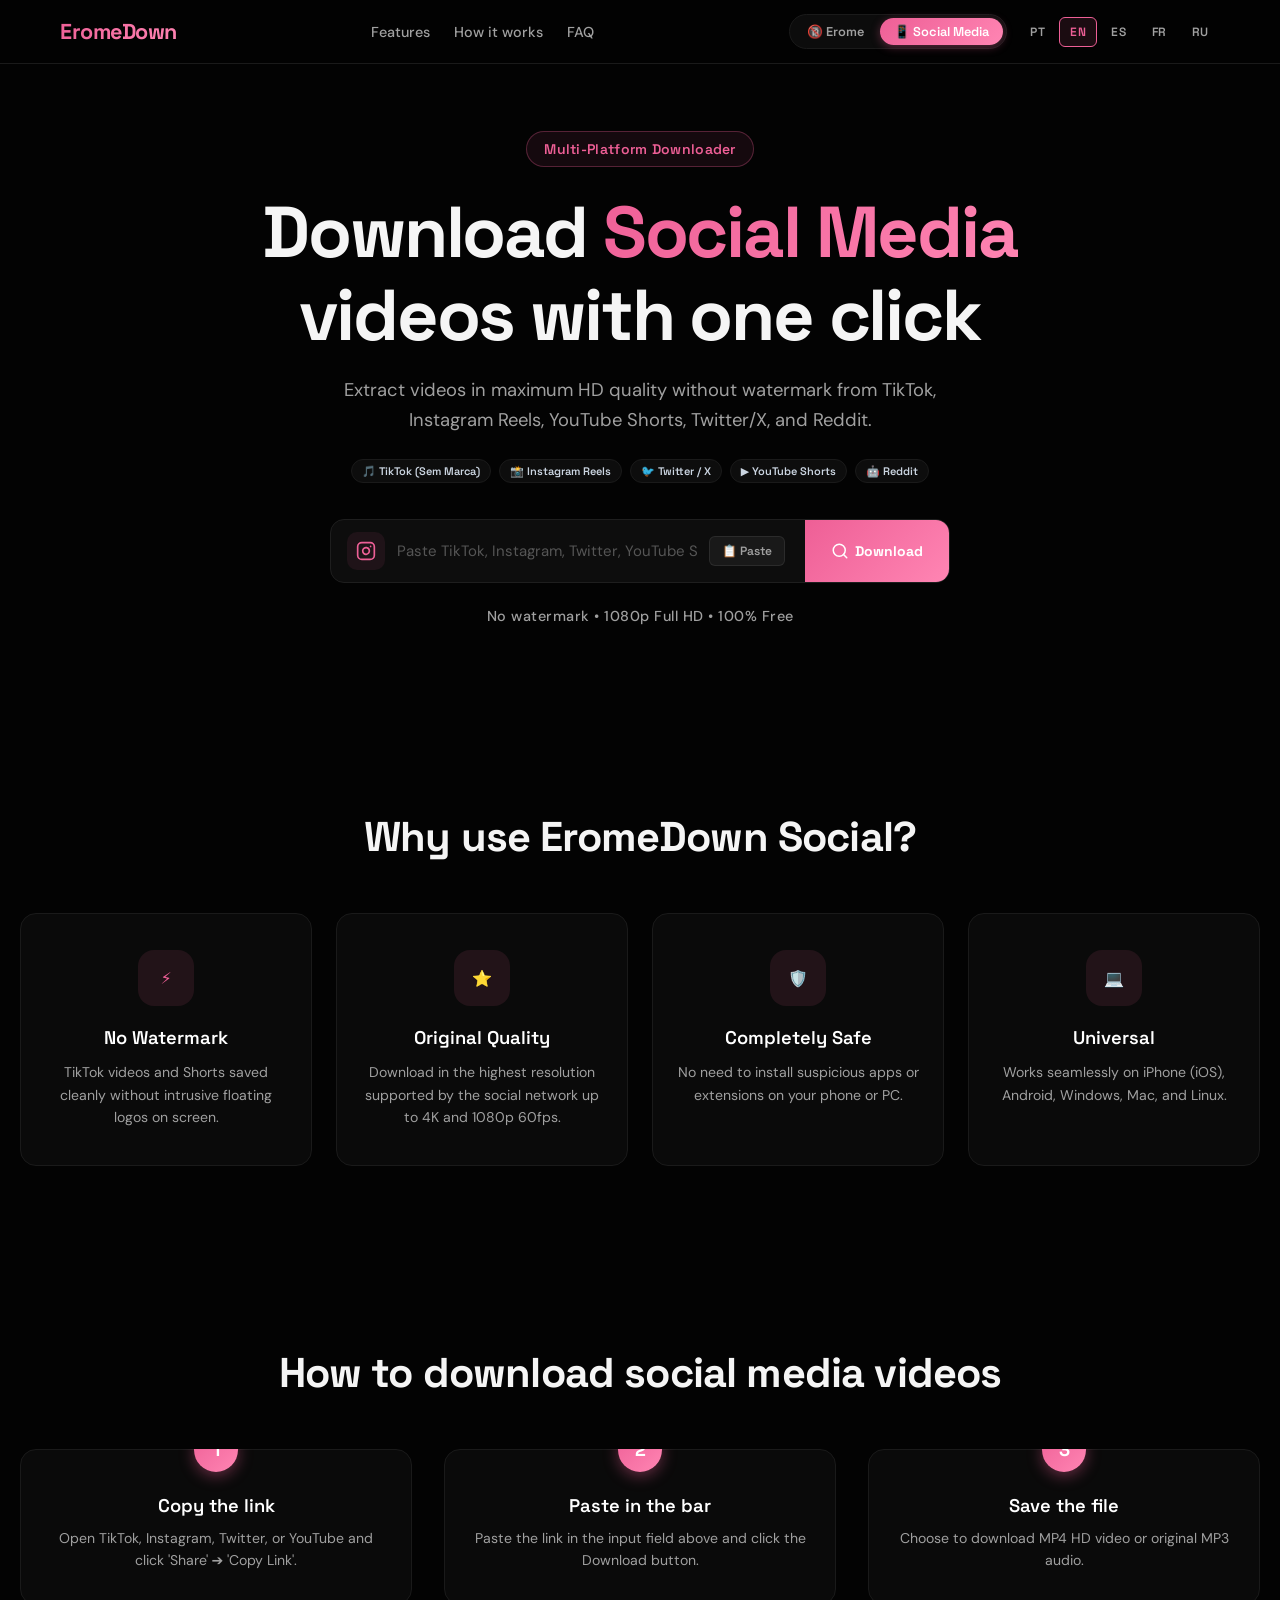
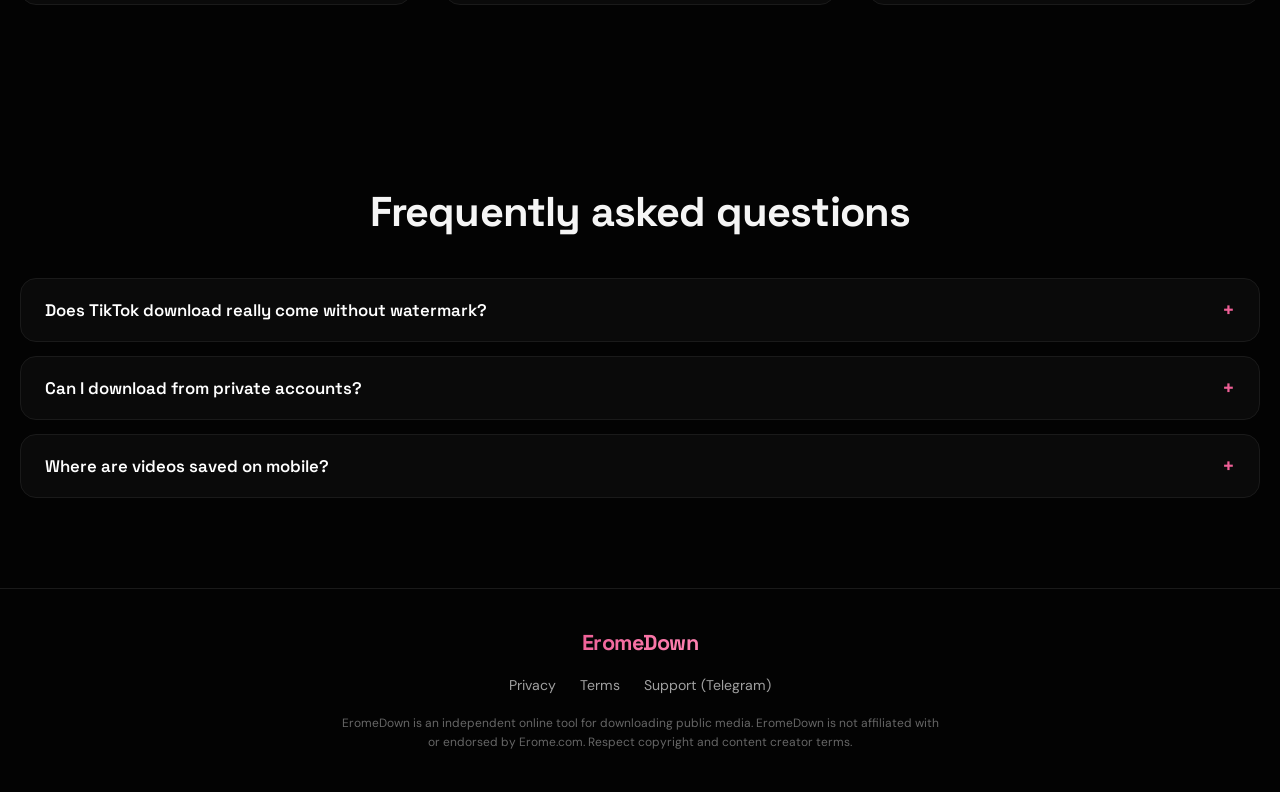
<file: templates/social.html>
<!DOCTYPE html>
<html lang="pt-BR" class="scroll-smooth">
<head>
    <meta charset="UTF-8">
    <meta name="viewport" content="width=device-width, initial-scale=1.0">
    <title>EromeDown — Social Media Video Downloader | Free Online Tool</title>
    <meta name="description" content="Download TikTok, Instagram Reels, YouTube Shorts, Twitter/X and Reddit videos without watermark in high quality.">
    <link rel="stylesheet" href="/static/style.css">
    <link rel="preconnect" href="https://fonts.googleapis.com">
    <link rel="preconnect" href="https://fonts.gstatic.com" crossorigin>
    <script src="/static/i18n.js"></script>
</head>
<body>

    <!-- Header Glass Fixo com Seletor de Idiomas no Topo -->
    <header class="app-header glass">
        <div class="app-header-inner">
            <a href="/" class="brand-logo">
                <span class="gradient-text">EromeDown</span>
            </a>

            <nav class="nav-links">
                <a href="#features" class="nav-link" data-i18n="nav_features">Recursos</a>
                <a href="#how" class="nav-link" data-i18n="nav_how">Como funciona</a>
                <a href="#faq" class="nav-link" data-i18n="nav_faq">FAQ</a>
            </nav>

            <div class="header-actions">
                <div class="mode-switcher">
                    <a href="/" class="mode-btn" data-i18n="mode_erome">
                        <span>🔞</span> Erome
                    </a>
                    <a href="/social" class="mode-btn active" data-i18n="mode_social">
                        <span>📱</span> Redes Sociais
                    </a>
                </div>

                <!-- Seletor Manual de 5 Idiomas: PT, EN, ES, FR, RU -->
                <div style="display: flex; gap: 3px;" class="lang-selector-group">
                    <button class="lang-btn" data-lang="pt">PT</button>
                    <button class="lang-btn" data-lang="en">EN</button>
                    <button class="lang-btn" data-lang="es">ES</button>
                    <button class="lang-btn" data-lang="fr">FR</button>
                    <button class="lang-btn" data-lang="ru">RU</button>
                </div>
            </div>
        </div>
    </header>

    <main>
        <!-- HERO SECTION REDES SOCIAIS -->
        <section class="hero-section">
            <div>
                <span class="trust-badge" data-i18n="social_trust_badge">Multi-Platform Downloader</span>
            </div>

            <h1 class="hero-title">
                <span data-i18n="social_hero_title_prefix">Download</span> <span class="gradient-text" data-i18n="social_hero_title_highlight">Social Media</span> <span data-i18n="social_hero_title_suffix">videos with one click</span>
            </h1>

            <p class="hero-subtitle" data-i18n="social_hero_subtitle">
                Extraia vídeos em qualidade máxima HD e sem marca d'água do TikTok, Instagram Reels, YouTube Shorts, Twitter/X e Reddit.
            </p>

            <!-- Badges das Plataformas Suportadas -->
            <div style="display: flex; flex-wrap: wrap; justify-content: center; gap: 8px; margin: 24px auto 0 auto; max-width: 650px;">
                <span style="background: rgba(255,255,255,0.04); border: 1px solid var(--card-border); color: #cbd5e1; font-size: 11px; font-weight: 600; padding: 4px 10px; border-radius: 20px; font-family: var(--font-heading);">🎵 TikTok (Sem Marca)</span>
                <span style="background: rgba(255,255,255,0.04); border: 1px solid var(--card-border); color: #cbd5e1; font-size: 11px; font-weight: 600; padding: 4px 10px; border-radius: 20px; font-family: var(--font-heading);">📸 Instagram Reels</span>
                <span style="background: rgba(255,255,255,0.04); border: 1px solid var(--card-border); color: #cbd5e1; font-size: 11px; font-weight: 600; padding: 4px 10px; border-radius: 20px; font-family: var(--font-heading);">🐦 Twitter / X</span>
                <span style="background: rgba(255,255,255,0.04); border: 1px solid var(--card-border); color: #cbd5e1; font-size: 11px; font-weight: 600; padding: 4px 10px; border-radius: 20px; font-family: var(--font-heading);">▶️ YouTube Shorts</span>
                <span style="background: rgba(255,255,255,0.04); border: 1px solid var(--card-border); color: #cbd5e1; font-size: 11px; font-weight: 600; padding: 4px 10px; border-radius: 20px; font-family: var(--font-heading);">🤖 Reddit</span>
            </div>

            <!-- FORMULÁRIO DE BUSCA EromeDown SOCIAL -->
            <form id="socialForm" class="hero-search-form">
                <div class="hero-input-container">
                    <div class="hero-input-inner">
                        <div class="hero-input-icon">
                            <svg xmlns="http://www.w3.org/2000/svg" width="20" height="20" viewBox="0 0 24 24" fill="none" stroke="currentColor" stroke-width="2" stroke-linecap="round" stroke-linejoin="round">
                                <rect x="2" y="2" width="20" height="20" rx="5" ry="5"></rect>
                                <path d="M16 11.37A4 4 0 1 1 12.63 8 4 4 0 0 1 16 11.37z"></path>
                                <line x1="17.5" y1="6.5" x2="17.51" y2="6.5"></line>
                            </svg>
                        </div>
                        <input type="url" id="socialUrl" name="url" class="hero-input-field" placeholder="Cole o link do TikTok, Instagram, Twitter, YouTube Shorts..." data-i18n-placeholder="social_search_placeholder" required autocomplete="off" autocapitalize="none" spellcheck="false">
                        <button type="button" class="hero-paste-btn" onclick="pasteClipboard('socialUrl')" data-i18n="paste_btn">
                            📋 Colar
                        </button>
                    </div>
                    <button type="submit" id="socialSubmitBtn" class="hero-search-btn">
                        <svg xmlns="http://www.w3.org/2000/svg" width="18" height="18" viewBox="0 0 24 24" fill="none" stroke="currentColor" stroke-width="2" stroke-linecap="round" stroke-linejoin="round">
                            <circle cx="11" cy="11" r="8"></circle>
                            <path d="m21 21-4.3-4.3"></path>
                        </svg>
                        <span data-i18n="social_download_btn">Baixar</span>
                    </button>
                </div>
            </form>

            <p class="hero-trust-text" data-i18n="social_trust_text">Sem marca d'água • 1080p Full HD • 100% Grátis</p>

            <!-- RESULTADO DO VÍDEO DAS REDES SOCIAIS -->
            <div id="socialResult" style="width: 100%; max-width: 620px; margin: 24px auto 0 auto;"></div>
        </section>

        <!-- SEÇÃO: RECURSOS -->
        <section id="features" class="section-container">
            <h2 class="section-title" data-i18n="social_why_title">Por que usar o EromeDown Social?</h2>

            <div class="features-grid">
                <div class="card-glow feature-card">
                    <div class="feature-icon-box">⚡</div>
                    <h3 class="feature-heading" data-i18n="social_feat_1_title">Sem Marca d'Água</h3>
                    <p class="feature-desc" data-i18n="social_feat_1_desc">Vídeos do TikTok e Shorts salvos limpos sem logos intrusivos em tela.</p>
                </div>

                <div class="card-glow feature-card">
                    <div class="feature-icon-box">⭐</div>
                    <h3 class="feature-heading" data-i18n="social_feat_2_title">Qualidade Original</h3>
                    <p class="feature-desc" data-i18n="social_feat_2_desc">Baixe na máxima resolução permitida pela rede social até 4K e 1080p 60fps.</p>
                </div>

                <div class="card-glow feature-card">
                    <div class="feature-icon-box">🛡️</div>
                    <h3 class="feature-heading" data-i18n="social_feat_3_title">Totalmente Seguro</h3>
                    <p class="feature-desc" data-i18n="social_feat_3_desc">Sem necessidade de instalar aplicativos ou extensões suspeitas no celular ou PC.</p>
                </div>

                <div class="card-glow feature-card">
                    <div class="feature-icon-box">💻</div>
                    <h3 class="feature-heading" data-i18n="social_feat_4_title">Universal</h3>
                    <p class="feature-desc" data-i18n="social_feat_4_desc">Funciona perfeitamente no iPhone (iOS), Android, Windows, Mac e Linux.</p>
                </div>
            </div>
        </section>

        <!-- SEÇÃO: COMO FUNCIONA -->
        <section id="how" class="section-container">
            <h2 class="section-title" data-i18n="social_how_title">Como baixar vídeos das redes sociais</h2>

            <div class="steps-grid">
                <div class="card-glow step-card">
                    <div class="step-number">1</div>
                    <h3 class="step-heading" data-i18n="social_step_1_title">Copie o link</h3>
                    <p class="step-desc" data-i18n="social_step_1_desc">Abra o TikTok, Instagram, Twitter ou YouTube e clique em 'Compartilhar' ➔ 'Copiar Link'.</p>
                </div>

                <div class="card-glow step-card">
                    <div class="step-number">2</div>
                    <h3 class="step-heading" data-i18n="social_step_2_title">Cole na barra</h3>
                    <p class="step-desc" data-i18n="social_step_2_desc">Cole o link no campo acima e clique no botão Baixar.</p>
                </div>

                <div class="card-glow step-card">
                    <div class="step-number">3</div>
                    <h3 class="step-heading" data-i18n="social_step_3_title">Salve o arquivo</h3>
                    <p class="step-desc" data-i18n="social_step_3_desc">Escolha baixar em MP4 HD ou apenas o áudio MP3 original.</p>
                </div>
            </div>
        </section>

        <!-- SEÇÃO: FAQ -->
        <section id="faq" class="faq-container">
            <h2 class="section-title" data-i18n="faq_title">Dúvidas Frequentes</h2>

            <div class="faq-list">
                <details class="faq-item">
                    <summary data-i18n="social_faq_q1">O download do TikTok realmente vem sem marca d'água?</summary>
                    <div class="faq-answer" data-i18n="social_faq_a1">
                        Sim! Nosso extrator inteligente acessa o fluxo de vídeo original do servidor antes da renderização da marca d'água flutuante.
                    </div>
                </details>

                <details class="faq-item">
                    <summary data-i18n="social_faq_q2">É possível baixar vídeos de contas privadas?</summary>
                    <div class="faq-answer" data-i18n="social_faq_a2">
                        Não. Por questões técnicas e de privacidade, apenas publicações, Reels e posts públicos podem ser processados.
                    </div>
                </details>

                <details class="faq-item">
                    <summary data-i18n="social_faq_q3">Onde os vídeos ficam salvos no celular?</summary>
                    <div class="faq-answer" data-i18n="social_faq_a3">
                        No Android, os vídeos vão para a pasta 'Downloads' ou Galeria. No iPhone (Safari), eles são salvos no app 'Arquivos' ou na biblioteca de fotos.
                    </div>
                </details>
            </div>
        </section>
    </main>

    <!-- FOOTER -->
    <footer class="app-footer">
        <div class="app-footer-inner">
            <a href="/" class="brand-logo">
                <span class="gradient-text">EromeDown</span>
            </a>

            <div class="footer-links">
                <a href="/privacy" data-i18n="footer_privacy">Privacy</a>
                <a href="/terms" data-i18n="footer_terms">Terms</a>
                <a href="https://t.me/erdownsupport" target="_blank" rel="noopener noreferrer" data-i18n="footer_support">Support (Telegram)</a>
            </div>

            <p class="footer-disclaimer" data-i18n="footer_disclaimer">
                EromeDown é uma ferramenta online independente para download de mídias públicas.
            </p>
        </div>
    </footer>

    <script>
        const socialForm = document.getElementById('socialForm');
        const socialResult = document.getElementById('socialResult');
        const socialSubmitBtn = document.getElementById('socialSubmitBtn');

        socialForm.addEventListener('submit', async function(e) {
            e.preventDefault();
            const urlInput = document.getElementById('socialUrl');
            const url = urlInput.value.trim();

            if (!url) return;

            socialSubmitBtn.disabled = true;
            socialSubmitBtn.innerHTML = `
                <div style="width: 16px; height: 16px; border: 2px solid #ffffff4d; border-top-color: #fff; border-radius: 50%; animation: spin 0.6s linear infinite; display: inline-block;"></div>
                <span>${t('processing_text')}</span>
            `;

            socialResult.innerHTML = `
                <div class="card-glow" style="padding: 24px; text-align: center; color: var(--text-muted); font-size: 14px;">
                    ${t('processing_text')}
                </div>
            `;

            try {
                const response = await fetch('/get_social_video', {
                    method: 'POST',
                    headers: { 'Content-Type': 'application/x-www-form-urlencoded' },
                    body: new URLSearchParams({ 'url': url })
                });

                const data = await response.json();

                if (!data.success) {
                    socialResult.innerHTML = `<div class="card-glow" style="padding: 20px; border-color: #ef4444; color: #fca5a5;">❌ ${data.error || 'Não foi possível extrair este link.'}</div>`;
                } else {
                    let html = `
                        <div class="card-glow" style="padding: 24px; text-align: left;">
                            <div style="display: flex; gap: 16px; align-items: center; margin-bottom: 20px;">
                                ${data.thumbnail ? `<img src="${data.thumbnail}" alt="Thumbnail" style="width: 80px; height: 80px; border-radius: 10px; object-fit: cover; border: 1px solid var(--card-border);">` : ''}
                                <div>
                                    <h3 style="font-family: var(--font-heading); font-size: 1.1rem; color: #fff; margin-bottom: 4px;">${data.title || 'Vídeo Encontrado'}</h3>
                                    <span style="font-size: 0.8rem; color: var(--primary); font-weight: 600;">Plataforma: ${data.platform ? data.platform.toUpperCase() : 'Vídeo'}</span>
                                </div>
                            </div>
                            <div style="display: flex; flex-direction: column; gap: 10px;">
                    `;

                    if (data.medias && data.medias.length > 0) {
                        data.medias.forEach(m => {
                            html += `
                                <div style="display: flex; flex-wrap: wrap; align-items: center; justify-content: space-between; background: rgba(255,255,255,0.03); padding: 14px 16px; border-radius: 10px; border: 1px solid var(--card-border); gap: 12px;">
                                    <span style="font-size: 0.92rem; font-weight: 600; color: #f0f0f0;">🎬 ${m.quality || 'HD MP4'} (${m.formattedSize || 'Download Direto'})</span>
                                    <a href="${m.url}" class="btn-video-download" style="padding: 10px 18px; font-size: 13px;" download onclick="handleSocialDownload(this)">
                                        ⬇️ ${t('social_download_btn')}
                                    </a>
                                </div>
                            `;
                        });
                    } else if (data.url) {
                        html += `
                            <a href="${data.url}" class="btn-video-download" style="width: 100%; justify-content: center; padding: 14px; font-size: 15px;" download onclick="handleSocialDownload(this)">
                                ⬇️ ${t('social_download_btn')} MP4
                            </a>
                        `;
                    }

                    html += `</div></div>`;
                    socialResult.innerHTML = html;
                }
            } catch (err) {
                socialResult.innerHTML = `<div class="card-glow" style="padding: 20px; border-color: #ef4444; color: #fca5a5;">${t('server_error')}</div>`;
            } finally {
                socialSubmitBtn.disabled = false;
                socialSubmitBtn.innerHTML = `
                    <svg xmlns="http://www.w3.org/2000/svg" width="18" height="18" viewBox="0 0 24 24" fill="none" stroke="currentColor" stroke-width="2" stroke-linecap="round" stroke-linejoin="round">
                        <circle cx="11" cy="11" r="8"></circle>
                        <path d="m21 21-4.3-4.3"></path>
                    </svg>
                    <span data-i18n="social_download_btn">${t('social_download_btn')}</span>
                `;
            }
        });

        function handleSocialDownload(btn) {
            btn.innerText = `⏳ ${t('connecting_btn')}`;
            setTimeout(() => {
                btn.innerText = `✅ ${t('download_started_btn')}`;
                btn.style.background = 'rgba(74, 222, 128, 0.2)';
                btn.style.color = '#4ade80';
            }, 1200);
        }

        async function pasteClipboard(inputId) {
            try {
                const text = await navigator.clipboard.readText();
                if (text) {
                    const input = document.getElementById(inputId);
                    if (input) {
                        input.value = text.trim();
                        input.focus();
                    }
                }
            } catch (err) {
                console.log('Clipboard error:', err);
            }
        }
    </script>
    <style>
        @keyframes spin {
            to { transform: rotate(360deg); }
        }
    </style>
</body>
</html>
</file>
<file: static/style.css>
@import url('https://fonts.googleapis.com/css2?family=DM+Sans:ital,opsz,wght@0,9..40,100..1000;1,9..40,100..1000&family=Space+Grotesk:wght@300..700&display=swap');

:root {
    --background: #030303;
    --foreground: #f5f5f5;
    --primary: #ee5f96;
    --primary-foreground: #ffffff;
    --primary-hover: #d44a7a;
    --primary-glow: #ff85b3;
    --gradient-primary: linear-gradient(135deg, #ee5f96 0%, #ff85b3 100%);
    --gradient-hero: linear-gradient(135deg, #ee5f96 0%, #ff85b3 50%, #ee5f96 100%);
    --gradient-gold: linear-gradient(135deg, #f59e0b 0%, #fbbf24 50%, #f59e0b 100%);
    --shadow-glow: 0 0 30px rgba(238, 95, 150, 0.3), 0 0 60px rgba(238, 95, 150, 0.1);
    --shadow-glow-sm: 0 0 15px rgba(238, 95, 150, 0.25);
    --card-bg: #0a0a0a;
    --card-border: #1a1a1a;
    --text-muted: #a0a0a0;
    --radius: 0.75rem;
    --radius-lg: 1rem;
    --font-heading: 'Space Grotesk', system-ui, sans-serif;
    --font-body: 'DM Sans', system-ui, sans-serif;
}

*, *::before, *::after {
    box-sizing: border-box !important;
    margin: 0;
    padding: 0;
}

html {
    scroll-behavior: smooth;
    -webkit-font-smoothing: antialiased;
    -moz-osx-font-smoothing: grayscale;
    background-color: var(--background);
    overflow-x: hidden !important;
    width: 100% !important;
    max-width: 100% !important;
}

body {
    font-family: var(--font-body);
    background-color: var(--background);
    color: var(--foreground);
    min-height: 100vh;
    display: flex;
    flex-direction: column;
    overflow-x: hidden !important;
    width: 100% !important;
    max-width: 100% !important;
    position: relative !important;
    cursor: default;
    -webkit-overflow-scrolling: touch;
}

/* Imagens, iframes e mídias nunca podem quebrar a largura do celular */
img, video, iframe, canvas, svg, object, embed {
    max-width: 100% !important;
    box-sizing: border-box !important;
}

/* Containers principais com largura e overflow estritamente travados contra scroll lateral */
main, section, header, footer,
.app-header, .app-footer, .hero-section,
.section-container, .faq-container, .features-grid,
.steps-grid, #results, .videos-grid, .ad-slot-wrapper {
    max-width: 100% !important;
    overflow-x: hidden !important;
    box-sizing: border-box !important;
}

/* Quebra palavras e links longos para não empurrarem a página no mobile */
p, h1, h2, h3, h4, h5, h6, span, a, strong, div {
    overflow-wrap: break-word;
    word-wrap: break-word;
}

a {
    color: inherit;
    text-decoration: none;
}

/* ==========================================================================
   UTILITY & ERDOWN SIGNATURE CLASSES
   ========================================================================== */
.gradient-text {
    background: var(--gradient-primary);
    -webkit-background-clip: text;
    background-clip: text;
    -webkit-text-fill-color: transparent;
}

.glass {
    background: rgba(3, 3, 3, 0.82);
    backdrop-filter: blur(14px);
    -webkit-backdrop-filter: blur(14px);
    border-bottom: 1px solid var(--card-border);
}

.trust-badge {
    display: inline-flex;
    align-items: center;
    gap: 0.5rem;
    padding: 0.5rem 1.1rem;
    border-radius: 2rem;
    border: 1px solid rgba(238, 95, 150, 0.3);
    background: rgba(238, 95, 150, 0.08);
    color: var(--primary);
    font-size: 0.875rem;
    font-weight: 600;
    font-family: var(--font-heading);
    letter-spacing: 0.3px;
    margin-bottom: 1.5rem;
}

.card-glow {
    background-color: var(--card-bg);
    border: 1px solid var(--card-border);
    border-radius: var(--radius-lg);
    transition: all 0.3s ease;
}

.card-glow:hover {
    border-color: rgba(238, 95, 150, 0.3);
    box-shadow: 0 0 25px rgba(238, 95, 150, 0.1);
}

/* ==========================================================================
   HEADER / NAVBAR
   ========================================================================== */
.app-header {
    position: fixed;
    top: 0;
    left: 0;
    right: 0;
    z-index: 50;
    width: 100%;
}

.app-header-inner {
    max-width: 1200px;
    margin: 0 auto;
    display: flex;
    align-items: center;
    justify-content: space-between;
    padding: 14px 20px;
}

.brand-logo {
    display: inline-flex;
    align-items: center;
    gap: 8px;
    font-family: var(--font-heading);
    font-size: 1.35rem;
    font-weight: 700;
    letter-spacing: -0.5px;
}

.nav-links {
    display: flex;
    align-items: center;
    gap: 24px;
}

.nav-link {
    font-family: var(--font-body);
    font-size: 0.9rem;
    font-weight: 500;
    color: var(--text-muted);
    transition: color 0.2s ease;
}

.nav-link:hover, .nav-link.active {
    color: var(--foreground);
}

.header-actions {
    display: flex;
    align-items: center;
    gap: 12px;
}

.mode-switcher {
    display: flex;
    background: rgba(255, 255, 255, 0.04);
    border: 1px solid var(--card-border);
    border-radius: 30px;
    padding: 3px;
    gap: 2px;
}

.mode-btn {
    display: inline-flex;
    align-items: center;
    gap: 6px;
    padding: 5px 14px;
    border-radius: 20px;
    font-size: 0.8rem;
    font-weight: 600;
    font-family: var(--font-heading);
    color: var(--text-muted);
    transition: all 0.2s ease;
}

.mode-btn:hover {
    color: var(--foreground);
}

.mode-btn.active {
    background: var(--gradient-primary);
    color: #ffffff;
    box-shadow: 0 2px 10px rgba(238, 95, 150, 0.35);
}

.lang-btn {
    padding: 0.375rem 0.625rem;
    border-radius: 0.375rem;
    font-size: 0.75rem;
    font-weight: 600;
    font-family: var(--font-heading);
    cursor: pointer;
    border: 1px solid transparent;
    background: transparent;
    color: var(--text-muted);
    text-transform: uppercase;
    letter-spacing: 0.05em;
    transition: all 0.2s ease;
}

.lang-btn.active {
    color: var(--primary);
    border-color: var(--primary);
    background: rgba(238, 95, 150, 0.1);
}

/* ==========================================================================
   HERO SECTION & SEARCH BOX
   ========================================================================== */
.hero-section {
    position: relative;
    display: flex;
    flex-direction: column;
    align-items: center;
    justify-content: center;
    text-align: center;
    padding: 120px 20px 60px 20px;
    min-height: 80vh;
    width: 100%;
}

.hero-title {
    font-family: var(--font-heading);
    font-size: 3rem;
    font-weight: 700;
    line-height: 1.15;
    letter-spacing: -0.03em;
    max-width: 850px;
    margin: 0 auto;
}

@media (min-width: 640px) {
    .hero-title { font-size: 3.8rem; }
}

@media (min-width: 1024px) {
    .hero-title { font-size: 4.5rem; }
}

.hero-subtitle {
    font-family: var(--font-body);
    font-size: 1.15rem;
    line-height: 1.6;
    color: var(--text-muted);
    max-width: 620px;
    margin: 20px auto 0 auto;
}

/* Exact erdown.com search bar */
.hero-search-form {
    width: 100%;
    max-width: 620px;
    margin: 36px auto 0 auto;
}

.hero-input-container {
    display: flex;
    align-items: stretch;
    background: #0d0d0d;
    border: 1px solid #1e1e1e;
    border-radius: 14px;
    overflow: hidden;
    transition: border-color 0.2s ease, box-shadow 0.2s ease;
}

.hero-input-container:focus-within {
    border-color: rgba(238, 95, 150, 0.45) !important;
    box-shadow: 0 0 25px rgba(238, 95, 150, 0.18);
}

.hero-input-inner {
    padding: 12px 16px;
    flex: 1;
    display: flex;
    align-items: center;
    gap: 12px;
    min-width: 0;
}

.hero-input-icon {
    width: 38px;
    height: 38px;
    border-radius: 10px;
    background: rgba(238, 95, 150, 0.08);
    display: flex;
    align-items: center;
    justify-content: center;
    flex-shrink: 0;
    color: var(--primary);
}

.hero-input-field {
    border: none;
    outline: none;
    background: transparent;
    font-size: 15px;
    color: #f0f0f0;
    width: 100%;
    min-width: 0 !important;
    font-family: var(--font-body);
}

.hero-input-field::placeholder {
    color: #555555;
}

.hero-paste-btn {
    background: rgba(255, 255, 255, 0.05);
    border: 1px solid rgba(255, 255, 255, 0.08);
    color: var(--text-muted);
    font-size: 12px;
    font-weight: 600;
    font-family: var(--font-heading);
    padding: 6px 12px;
    border-radius: 6px;
    cursor: pointer;
    transition: all 0.2s ease;
    white-space: nowrap;
    margin-right: 4px;
}

.hero-paste-btn:hover {
    background: rgba(255, 255, 255, 0.1);
    color: #ffffff;
}

.hero-search-btn {
    background: var(--gradient-primary);
    color: #ffffff;
    border: none;
    padding: 0 26px;
    cursor: pointer;
    display: flex;
    align-items: center;
    justify-content: center;
    min-width: 68px;
    transition: opacity 0.2s ease, transform 0.2s ease;
    font-family: var(--font-heading);
    font-weight: 700;
    font-size: 14px;
    gap: 6px;
}

.hero-search-btn:hover {
    opacity: 0.92;
}

.hero-trust-text {
    margin-top: 24px;
    font-size: 0.9rem;
    font-weight: 500;
    color: var(--text-muted);
    font-family: var(--font-body);
    letter-spacing: 0.5px;
}

/* ==========================================================================
   RESULTS & MEDIA DOWNLOAD CARDS
   ========================================================================== */
#results {
    width: 100%;
    max-width: 720px;
    margin: 24px auto 0 auto;
}

.result-album-header {
    background: var(--card-bg);
    border: 1px solid var(--card-border);
    border-radius: var(--radius-lg);
    padding: 20px;
    margin-bottom: 18px;
    display: flex;
    align-items: center;
    justify-content: space-between;
    gap: 16px;
    text-align: left;
}

.result-album-title {
    font-family: var(--font-heading);
    font-size: 1.15rem;
    font-weight: 700;
    color: #ffffff;
}

.result-album-meta {
    font-size: 0.85rem;
    color: var(--text-muted);
    margin-top: 4px;
}

.btn-batch-download {
    background: var(--gradient-primary);
    color: #ffffff;
    font-family: var(--font-heading);
    font-size: 0.9rem;
    font-weight: 700;
    padding: 12px 20px;
    border-radius: 8px;
    border: none;
    cursor: pointer;
    white-space: nowrap;
    display: inline-flex;
    align-items: center;
    gap: 8px;
    transition: all 0.2s ease;
    box-shadow: 0 4px 15px rgba(238, 95, 150, 0.35);
}

.btn-batch-download:hover {
    opacity: 0.92;
    transform: translateY(-1px);
}

.videos-grid {
    display: grid;
    grid-template-columns: 1fr;
    gap: 14px;
}

.video-item-card {
    background: var(--card-bg);
    border: 1px solid var(--card-border);
    border-radius: 12px;
    padding: 16px;
    display: flex;
    align-items: center;
    justify-content: space-between;
    gap: 16px;
    transition: all 0.2s ease;
    text-align: left;
}

.video-item-card:hover {
    border-color: rgba(238, 95, 150, 0.3);
}

.video-item-info {
    display: flex;
    align-items: center;
    gap: 14px;
    min-width: 0;
}

.video-item-thumb {
    width: 64px;
    height: 64px;
    border-radius: 8px;
    object-fit: cover;
    background: #111111;
    flex-shrink: 0;
    border: 1px solid var(--card-border);
}

.video-item-details {
    min-width: 0;
}

.video-item-name {
    font-family: var(--font-heading);
    font-size: 0.95rem;
    font-weight: 600;
    color: #ffffff;
    white-space: nowrap;
    overflow: hidden;
    text-overflow: ellipsis;
}

.video-item-badge {
    display: inline-block;
    background: rgba(238, 95, 150, 0.1);
    color: var(--primary);
    font-size: 0.75rem;
    font-weight: 700;
    padding: 2px 8px;
    border-radius: 4px;
    margin-top: 4px;
}

.video-item-actions {
    display: flex;
    flex-direction: column;
    align-items: flex-end;
    gap: 6px;
    flex-shrink: 0;
}

.btn-video-download {
    background: var(--gradient-primary);
    color: #ffffff;
    font-family: var(--font-heading);
    font-size: 0.85rem;
    font-weight: 700;
    padding: 10px 18px;
    border-radius: 6px;
    border: none;
    cursor: pointer;
    white-space: nowrap;
    display: inline-flex;
    align-items: center;
    gap: 6px;
    transition: opacity 0.2s ease;
    text-decoration: none;
}

.btn-video-download:hover {
    opacity: 0.9;
}

.btn-direct-link {
    font-size: 0.75rem;
    color: var(--text-muted);
    text-decoration: underline;
    transition: color 0.2s ease;
    padding: 2px 4px;
}

.btn-direct-link:hover {
    color: var(--primary);
}

/* ==========================================================================
   FEATURES SECTION (WHY CHOOSE ERDOWN?)
   ========================================================================== */
.section-container {
    max-width: 1200px;
    margin: 0 auto;
    padding: 90px 20px;
    width: 100%;
}

.section-title {
    text-align: center;
    font-size: 2.2rem;
    font-weight: 700;
    font-family: var(--font-heading);
    letter-spacing: -0.02em;
}

@media (min-width: 640px) {
    .section-title { font-size: 2.6rem; }
}

.features-grid {
    margin-top: 50px;
    display: grid;
    gap: 24px;
    grid-template-columns: 1fr;
}

@media (min-width: 640px) {
    .features-grid { grid-template-columns: repeat(2, 1fr); }
}

@media (min-width: 1024px) {
    .features-grid { grid-template-columns: repeat(4, 1fr); }
}

.feature-card {
    display: flex;
    flex-direction: column;
    align-items: center;
    padding: 36px 24px;
    text-align: center;
}

.feature-icon-box {
    width: 56px;
    height: 56px;
    border-radius: 16px;
    background: rgba(238, 95, 150, 0.1);
    display: flex;
    align-items: center;
    justify-content: center;
    margin-bottom: 20px;
    color: var(--primary);
}

.feature-heading {
    font-family: var(--font-heading);
    font-size: 1.15rem;
    font-weight: 600;
    margin-bottom: 12px;
    color: #ffffff;
}

.feature-desc {
    font-size: 0.88rem;
    line-height: 1.6;
    color: var(--text-muted);
}

/* ==========================================================================
   HOW IT WORKS SECTION
   ========================================================================== */
.steps-grid {
    margin-top: 50px;
    display: grid;
    gap: 32px;
    grid-template-columns: 1fr;
}

@media (min-width: 768px) {
    .steps-grid { grid-template-columns: repeat(3, 1fr); }
}

.step-card {
    position: relative;
    display: flex;
    flex-direction: column;
    align-items: center;
    padding: 44px 24px 32px 24px;
    text-align: center;
}

.step-number {
    position: absolute;
    top: -22px;
    left: 50%;
    transform: translateX(-50%);
    width: 44px;
    height: 44px;
    border-radius: 50%;
    background: var(--gradient-primary);
    color: #ffffff;
    font-family: var(--font-heading);
    font-size: 1.15rem;
    font-weight: 700;
    display: flex;
    align-items: center;
    justify-content: center;
    box-shadow: 0 4px 15px rgba(238, 95, 150, 0.4);
}

.step-heading {
    font-family: var(--font-heading);
    font-size: 1.15rem;
    font-weight: 600;
    margin-bottom: 10px;
    color: #ffffff;
}

.step-desc {
    font-size: 0.88rem;
    line-height: 1.6;
    color: var(--text-muted);
}

/* ==========================================================================
   FAQ SECTION
   ========================================================================== */
.faq-container {
    max-width: 800px;
    margin: 0 auto;
    padding: 90px 20px;
    width: 100%;
}

.faq-list {
    margin-top: 40px;
    display: flex;
    flex-direction: column;
    gap: 14px;
}

.faq-item {
    background-color: var(--card-bg);
    border: 1px solid var(--card-border);
    border-radius: var(--radius-lg);
    transition: all 0.3s ease;
    overflow: hidden;
}

.faq-item[open] {
    border-color: rgba(238, 95, 150, 0.35);
}

.faq-item summary {
    cursor: pointer;
    font-weight: 600;
    font-family: var(--font-heading);
    user-select: none;
    display: flex;
    justify-content: space-between;
    align-items: center;
    padding: 18px 24px;
    font-size: 1.05rem;
    color: #ffffff;
    list-style: none;
}

.faq-item summary::-webkit-details-marker {
    display: none;
}

.faq-item summary::after {
    content: '+';
    font-size: 1.3rem;
    color: var(--primary);
    transition: transform 0.2s ease;
}

.faq-item[open] summary::after {
    content: '−';
}

.faq-answer {
    padding: 0 24px 20px 24px;
    font-size: 0.92rem;
    line-height: 1.65;
    color: var(--text-muted);
}

/* ==========================================================================
   AD SPACES (COMPATIBLE COM O ERDOWN)
   ========================================================================== */
.ad-slot-wrapper {
    margin: 24px auto;
    display: flex;
    flex-direction: column;
    align-items: center;
    width: 100% !important;
    max-width: 728px;
    overflow: hidden !important;
    box-sizing: border-box !important;
    padding: 0 8px;
}

.sponsor-tag {
    font-size: 9px;
    font-weight: 700;
    color: #475569;
    text-transform: uppercase;
    letter-spacing: 0.8px;
    margin-bottom: 4px;
    user-select: none;
}

.ad-slot-728x90 {
    width: 728px;
    min-height: 90px;
    max-width: 100% !important;
    background: rgba(255,255,255,0.03);
    border: 1px solid var(--card-border);
    border-radius: 10px;
    overflow: hidden !important;
    display: flex;
    align-items: center;
    justify-content: center;
    position: relative;
    contain: paint !important;
    isolation: isolate !important;
    box-sizing: border-box !important;
}

/* Anúncios laterais skyscraper desativados por padrão no mobile e tablets */
.side-ad-left, .side-ad-right {
    display: none !important;
    visibility: hidden !important;
    pointer-events: none !important;
    width: 0 !important;
    height: 0 !important;
    overflow: hidden !important;
}

/* Exibidos EXCLUSIVAMENTE em telas largas desktop onde há espaço de sobra */
@media (min-width: 1280px) {
    .side-ad-left, .side-ad-right {
        display: flex !important;
        visibility: visible !important;
        pointer-events: auto !important;
        position: fixed;
        top: 50%;
        transform: translateY(-50%);
        width: 160px;
        height: 600px;
        z-index: 100;
        flex-direction: column;
        align-items: center;
    }
    .side-ad-left { left: 12px; }
    .side-ad-right { right: 12px; }
}

.sim-ad-mini {
    width: 100%;
    height: 100%;
    display: flex;
    align-items: center;
    justify-content: space-between;
    padding: 10px 16px;
    cursor: pointer;
    text-decoration: none;
    color: #ffffff;
}

/* ==========================================================================
   FOOTER
   ========================================================================== */
.app-footer {
    border-top: 1px solid var(--card-border);
    margin-top: auto;
    padding: 40px 20px;
    width: 100%;
}

.app-footer-inner {
    max-width: 1200px;
    margin: 0 auto;
    display: flex;
    flex-direction: column;
    align-items: center;
    gap: 20px;
    text-align: center;
}

.footer-links {
    display: flex;
    align-items: center;
    gap: 24px;
    font-size: 0.88rem;
    color: var(--text-muted);
}

.footer-links a:hover {
    color: var(--primary);
}

.footer-disclaimer {
    max-width: 600px;
    font-size: 0.75rem;
    line-height: 1.6;
    color: #666666;
}

/* Toast Educativo de Anúncios */
.sim-ad-toast {
    position: fixed;
    bottom: 20px;
    right: 20px;
    max-width: 360px;
    background: #0d0d0d;
    border: 1px solid rgba(238, 95, 150, 0.4);
    box-shadow: 0 10px 40px rgba(0, 0, 0, 0.8), 0 0 20px rgba(238, 95, 150, 0.2);
    border-radius: 12px;
    padding: 16px;
    z-index: 99999;
    display: flex;
    gap: 12px;
    color: #f5f5f5;
}


/* BATCH DOWNLOAD PROGRESS BAR & ANIMATIONS (EROMEDIA STYLE) */
.batch-progress-wrapper {
    background: rgba(255, 255, 255, 0.03);
    border: 1px solid rgba(238, 95, 150, 0.3);
    border-radius: 12px;
    padding: 16px 20px;
    margin-bottom: 20px;
    box-shadow: 0 8px 24px rgba(0, 0, 0, 0.35);
    animation: fadeIn 0.3s ease;
}

.batch-progress-header {
    display: flex;
    justify-content: space-between;
    align-items: center;
    margin-bottom: 12px;
}

.batch-progress-title {
    display: flex;
    align-items: center;
    gap: 10px;
    font-size: 13px;
    font-weight: 600;
    color: #ffffff;
    font-family: var(--font-heading);
}

.batch-progress-count {
    font-size: 13px;
    font-weight: 700;
    color: var(--primary);
    background: rgba(238, 95, 150, 0.12);
    padding: 3px 10px;
    border-radius: 20px;
}

.batch-progress-bar-bg {
    width: 100%;
    height: 8px;
    background: rgba(255, 255, 255, 0.08);
    border-radius: 999px;
    overflow: hidden;
}

.batch-progress-bar-fill {
    height: 100%;
    width: 0%;
    background: linear-gradient(90deg, #ee5f96, #ff7ba8);
    border-radius: 999px;
    transition: width 0.3s cubic-bezier(0.4, 0, 0.2, 1);
    box-shadow: 0 0 12px rgba(238, 95, 150, 0.6);
}

.batch-progress-note {
    font-size: 11px;
    color: var(--text-muted);
    margin-top: 10px;
    display: flex;
    align-items: center;
    gap: 6px;
}

.video-item-card.video-card-downloading {
    border-color: var(--primary) !important;
    background: rgba(238, 95, 150, 0.08) !important;
    box-shadow: 0 0 15px rgba(238, 95, 150, 0.25) !important;
    transform: scale(1.01);
}

.video-item-card.video-card-done {
    border-color: rgba(74, 222, 128, 0.4) !important;
    background: rgba(74, 222, 128, 0.04) !important;
}

.video-item-card.video-card-done .video-item-badge {
    background: rgba(74, 222, 128, 0.15) !important;
    color: #4ade80 !important;
}

/* ==========================================================================
   MOBILE RESPONSIVENESS & TOUCH OPTIMIZATION (IOS & ANDROID)
   ========================================================================== */
@media (max-width: 860px) {
    .nav-links {
        display: none !important;
    }
    .hero-title {
        font-size: 2.6rem;
    }
}

@media (max-width: 640px) {
    .app-header-inner {
        padding: 10px 14px;
        flex-wrap: wrap;
        gap: 8px;
    }
    .brand-logo {
        font-size: 1.25rem;
    }
    .header-actions {
        gap: 8px;
        flex-wrap: wrap;
    }
    .mode-btn {
        padding: 5px 10px;
        font-size: 0.75rem;
    }
    .lang-selector-group {
        gap: 2px;
    }
    .lang-btn {
        padding: 4px 6px;
        font-size: 0.72rem;
    }

    .hero-section {
        padding: 95px 14px 36px 14px;
        min-height: auto;
    }
    .hero-title {
        font-size: 2rem;
        line-height: 1.2;
    }
    .hero-subtitle {
        font-size: 0.95rem;
        margin-top: 12px;
        padding: 0 4px;
    }
    .trust-badge {
        font-size: 0.78rem;
        padding: 4px 12px;
        margin-bottom: 1rem;
    }
    .hero-trust-text {
        font-size: 0.8rem;
        margin-top: 16px;
    }

    .hero-search-form {
        margin-top: 24px;
        max-width: 100%;
    }
    .hero-input-container {
        flex-direction: column;
        border-radius: 12px;
        background: #0d0d0d;
        border: 1px solid #222222;
    }
    .hero-input-inner {
        padding: 10px 12px;
        gap: 8px;
        width: 100%;
    }
    .hero-input-icon {
        display: none;
    }
    .hero-input-field {
        font-size: 16px !important; /* Essencial: previne auto-zoom do Safari iOS */
        padding: 4px 0;
    }
    .hero-paste-btn {
        padding: 8px 12px;
        font-size: 12px;
        flex-shrink: 0;
        min-height: 36px;
        border-radius: 6px;
    }
    .hero-search-btn {
        width: 100%;
        padding: 14px;
        font-size: 15px;
        min-height: 48px; /* Touch target padrão iOS/Android */
        border-radius: 0 0 11px 11px;
        justify-content: center;
        border-top: 1px solid rgba(255, 255, 255, 0.08);
    }

    #results {
        margin-top: 20px;
    }
    .result-album-header {
        flex-direction: column;
        align-items: stretch;
        gap: 12px;
        padding: 16px;
        text-align: center;
        border-radius: 12px;
    }
    .result-album-title {
        font-size: 1.05rem;
    }
    .btn-batch-download {
        width: 100%;
        justify-content: center;
        padding: 14px;
        font-size: 0.95rem;
        min-height: 48px;
        border-radius: 8px;
    }

    .video-item-card {
        flex-direction: column;
        align-items: stretch;
        gap: 14px;
        padding: 14px;
        border-radius: 12px;
    }
    .video-item-info {
        width: 100%;
        gap: 12px;
    }
    .video-item-thumb {
        width: 52px;
        height: 52px;
        font-size: 20px;
        border-radius: 8px;
    }
    .video-item-name {
        font-size: 0.92rem;
        white-space: normal;
        display: -webkit-box;
        -webkit-line-clamp: 2;
        -webkit-box-orient: vertical;
        overflow: hidden;
        word-break: break-word;
    }
    .video-item-actions {
        width: 100%;
        align-items: stretch;
        gap: 8px;
    }
    .btn-video-download {
        width: 100%;
        justify-content: center;
        padding: 14px;
        font-size: 0.95rem;
        min-height: 48px; /* Touch target amplo para celular */
        border-radius: 8px;
        box-shadow: 0 4px 15px rgba(238, 95, 150, 0.25);
    }
    .btn-direct-link {
        text-align: center;
        font-size: 0.82rem;
        padding: 6px;
        color: var(--text-muted);
    }

    .batch-progress-wrapper {
        padding: 14px 16px;
        border-radius: 10px;
    }
    .batch-progress-title {
        font-size: 12px;
    }
    .batch-progress-count {
        font-size: 12px;
    }
    .batch-progress-note {
        font-size: 11px;
    }

    .ad-slot-728x90 {
        width: 100%;
        height: auto;
        min-height: 80px;
        border-radius: 8px;
    }
    .ad-slot-wrapper {
        max-width: 100%;
        margin: 20px 0;
        padding: 0 4px;
    }
    .sim-ad-mini {
        padding: 12px;
        gap: 10px;
        flex-wrap: wrap;
        min-height: 80px;
    }
    .sim-ad-mini strong {
        font-size: 11px !important;
    }
    .sim-ad-mini span {
        font-size: 10px !important;
    }

    .section-container {
        padding: 60px 16px;
    }
    .section-title {
        font-size: 1.85rem;
    }
    .features-grid {
        margin-top: 30px;
        gap: 16px;
    }
    .feature-card {
        padding: 24px 16px;
    }
    .steps-grid {
        margin-top: 30px;
        gap: 24px;
    }
    .step-card {
        padding: 34px 16px 20px 16px;
    }
    .faq-container {
        padding: 60px 16px;
    }
    .faq-item summary {
        padding: 14px 16px;
        font-size: 0.95rem;
    }
    .faq-answer {
        padding: 0 16px 16px 16px;
        font-size: 0.88rem;
    }
    .app-footer {
        padding: 32px 16px;
    }
    .footer-links {
        flex-wrap: wrap;
        justify-content: center;
        gap: 14px;
        font-size: 0.82rem;
    }
}

@media (max-width: 440px) {
    .app-header-inner {
        padding: 8px 10px;
    }
    .brand-logo {
        font-size: 1.15rem;
    }
    .header-actions {
        width: 100%;
        justify-content: space-between;
        margin-top: 2px;
        border-top: 1px solid rgba(255, 255, 255, 0.05);
        padding-top: 6px;
    }
    .mode-btn {
        padding: 4px 8px;
        font-size: 0.7rem;
    }
    .lang-btn {
        padding: 3px 5px;
        font-size: 0.68rem;
    }
    .hero-title {
        font-size: 1.75rem;
    }
    .hero-subtitle {
        font-size: 0.88rem;
    }
}

@keyframes spin { to { transform: rotate(360deg); } }

/* ==========================================================================
   MOBILE & RESPONSIVE AD BANNERS (APENAS PROPAGANDAS VISUAIS NO CELULAR)
   ========================================================================== */
html, body {
    cursor: default;
    -webkit-tap-highlight-color: transparent;
}

.ad-slot-mobile-only {
    display: none;
    width: 100%;
    max-width: 100%;
    margin: 0 auto;
    overflow: hidden;
    justify-content: center;
    align-items: center;
    box-sizing: border-box;
}

.ad-slot-728x90 {
    transition: transform 0.2s ease, height 0.2s ease;
}

@media (max-width: 768px) {
    .ad-slot-mobile-only {
        display: flex !important;
        width: 100% !important;
        max-width: 100% !important;
        overflow: hidden !important;
        box-sizing: border-box !important;
    }
    .ad-slot-desktop-only {
        display: none !important;
    }
    .ad-slot-wrapper {
        width: 100% !important;
        max-width: 100% !important;
        padding: 0 8px !important;
        margin: 16px auto !important;
        overflow: hidden !important;
        box-sizing: border-box !important;
    }
    .ad-slot-728x90 {
        width: 100% !important;
        max-width: 100% !important;
        overflow: hidden !important;
        display: flex !important;
        align-items: center !important;
        justify-content: center !important;
        box-sizing: border-box !important;
        contain: paint !important;
        isolation: isolate !important;
        clip-path: inset(0) !important;
    }
    .ad-slot-728x90 iframe {
        max-width: none !important;
        flex-shrink: 0;
    }
    .ad-slot-mobile-only {
        display: flex !important;
        width: 100% !important;
        max-width: 100% !important;
        overflow: hidden !important;
        box-sizing: border-box !important;
        contain: paint !important;
        isolation: isolate !important;
        clip-path: inset(0) !important;
    }
    .ad-slot-mobile-only iframe {
        max-width: 100% !important;
        box-sizing: border-box !important;
    }
    .sim-ad-mini {
        max-width: 100% !important;
        box-sizing: border-box !important;
    }
    .sim-ad-toast {
        max-width: calc(100vw - 32px) !important;
        left: 16px !important;
        right: 16px !important;
        bottom: 16px !important;
    }
}
</file>
